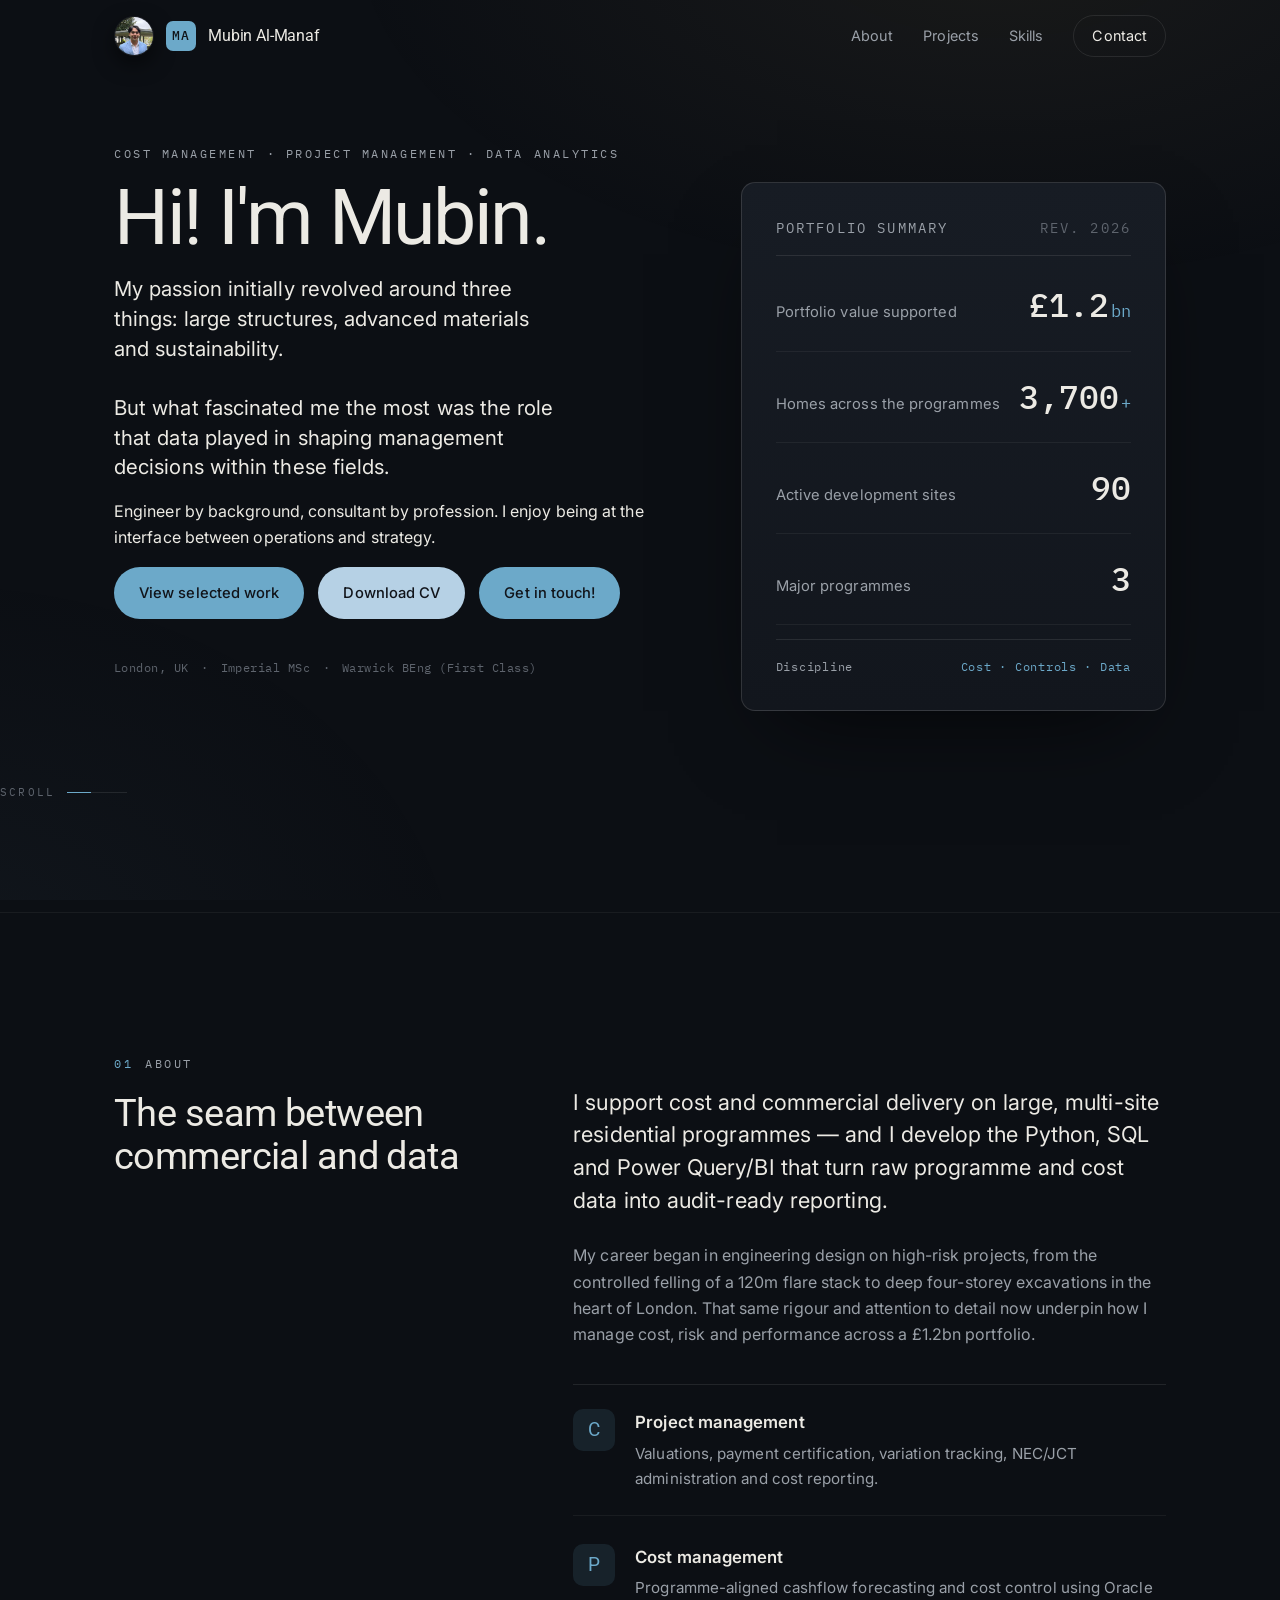
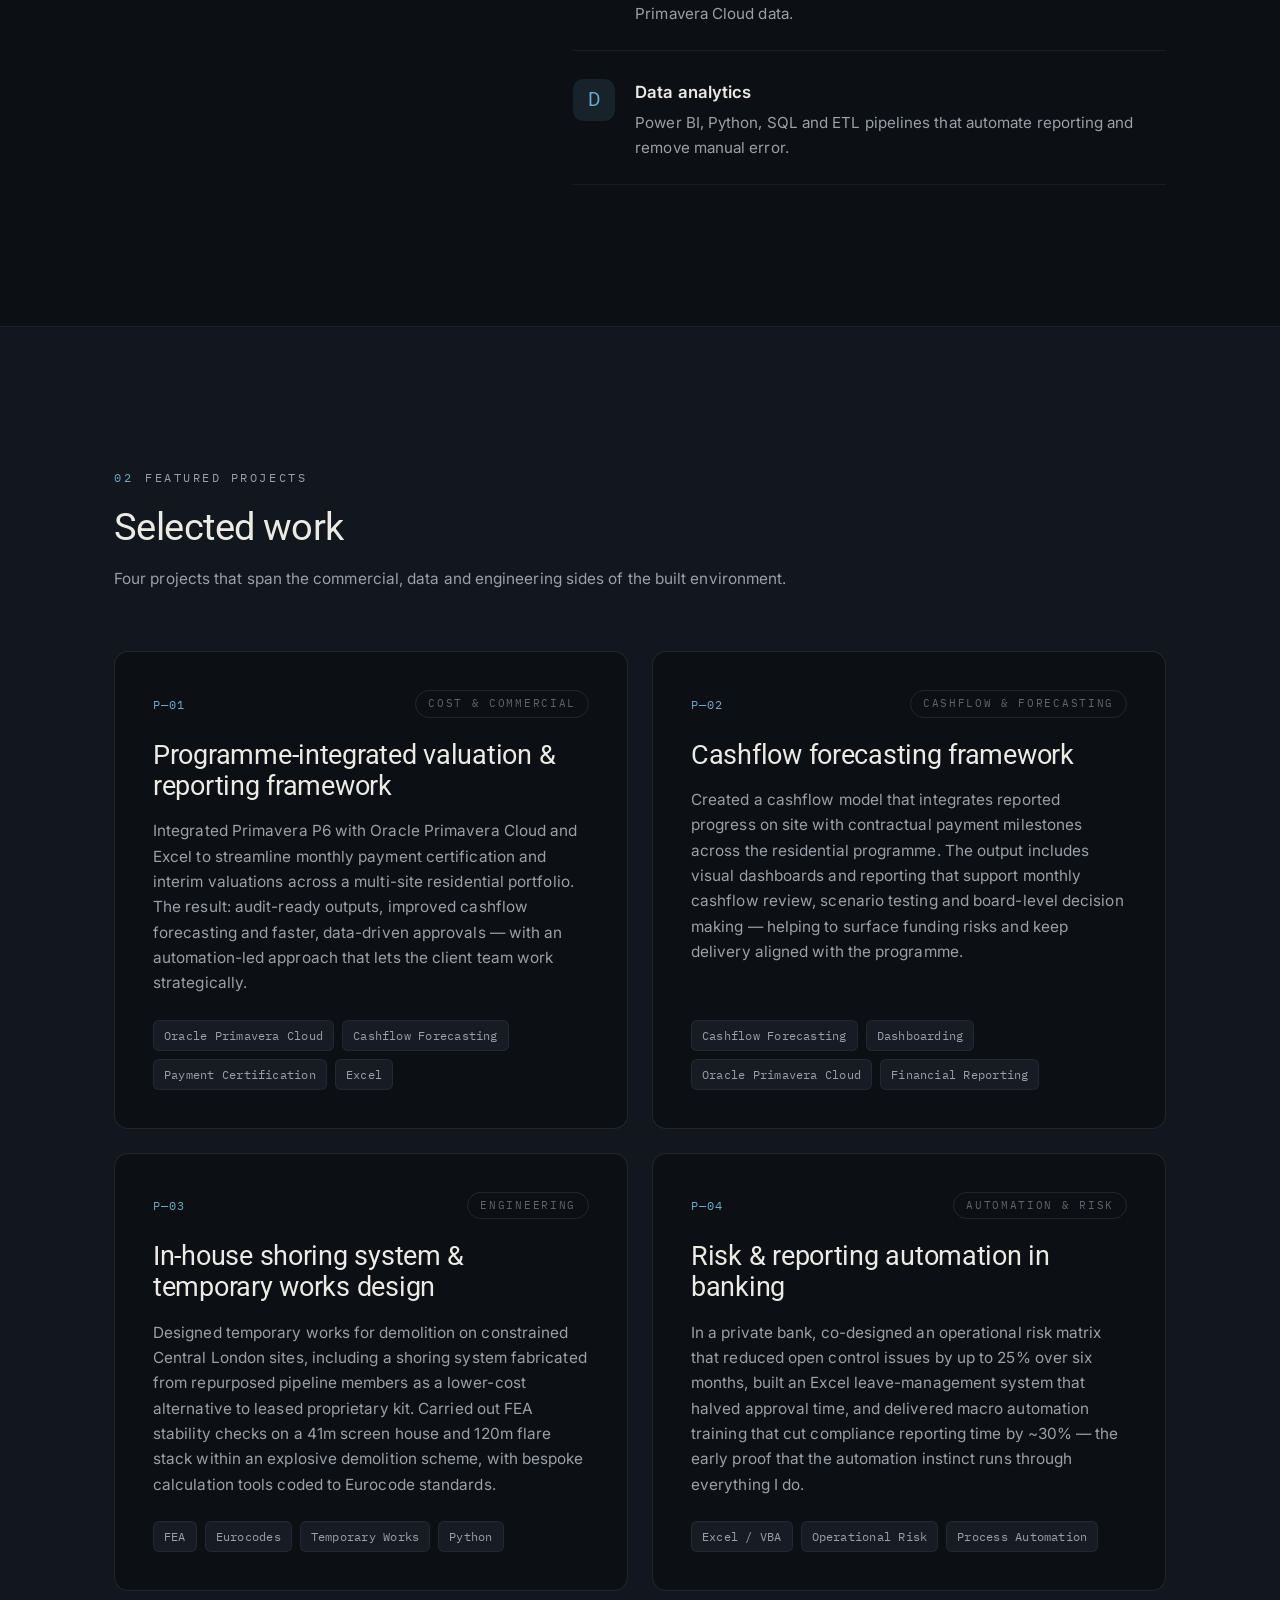
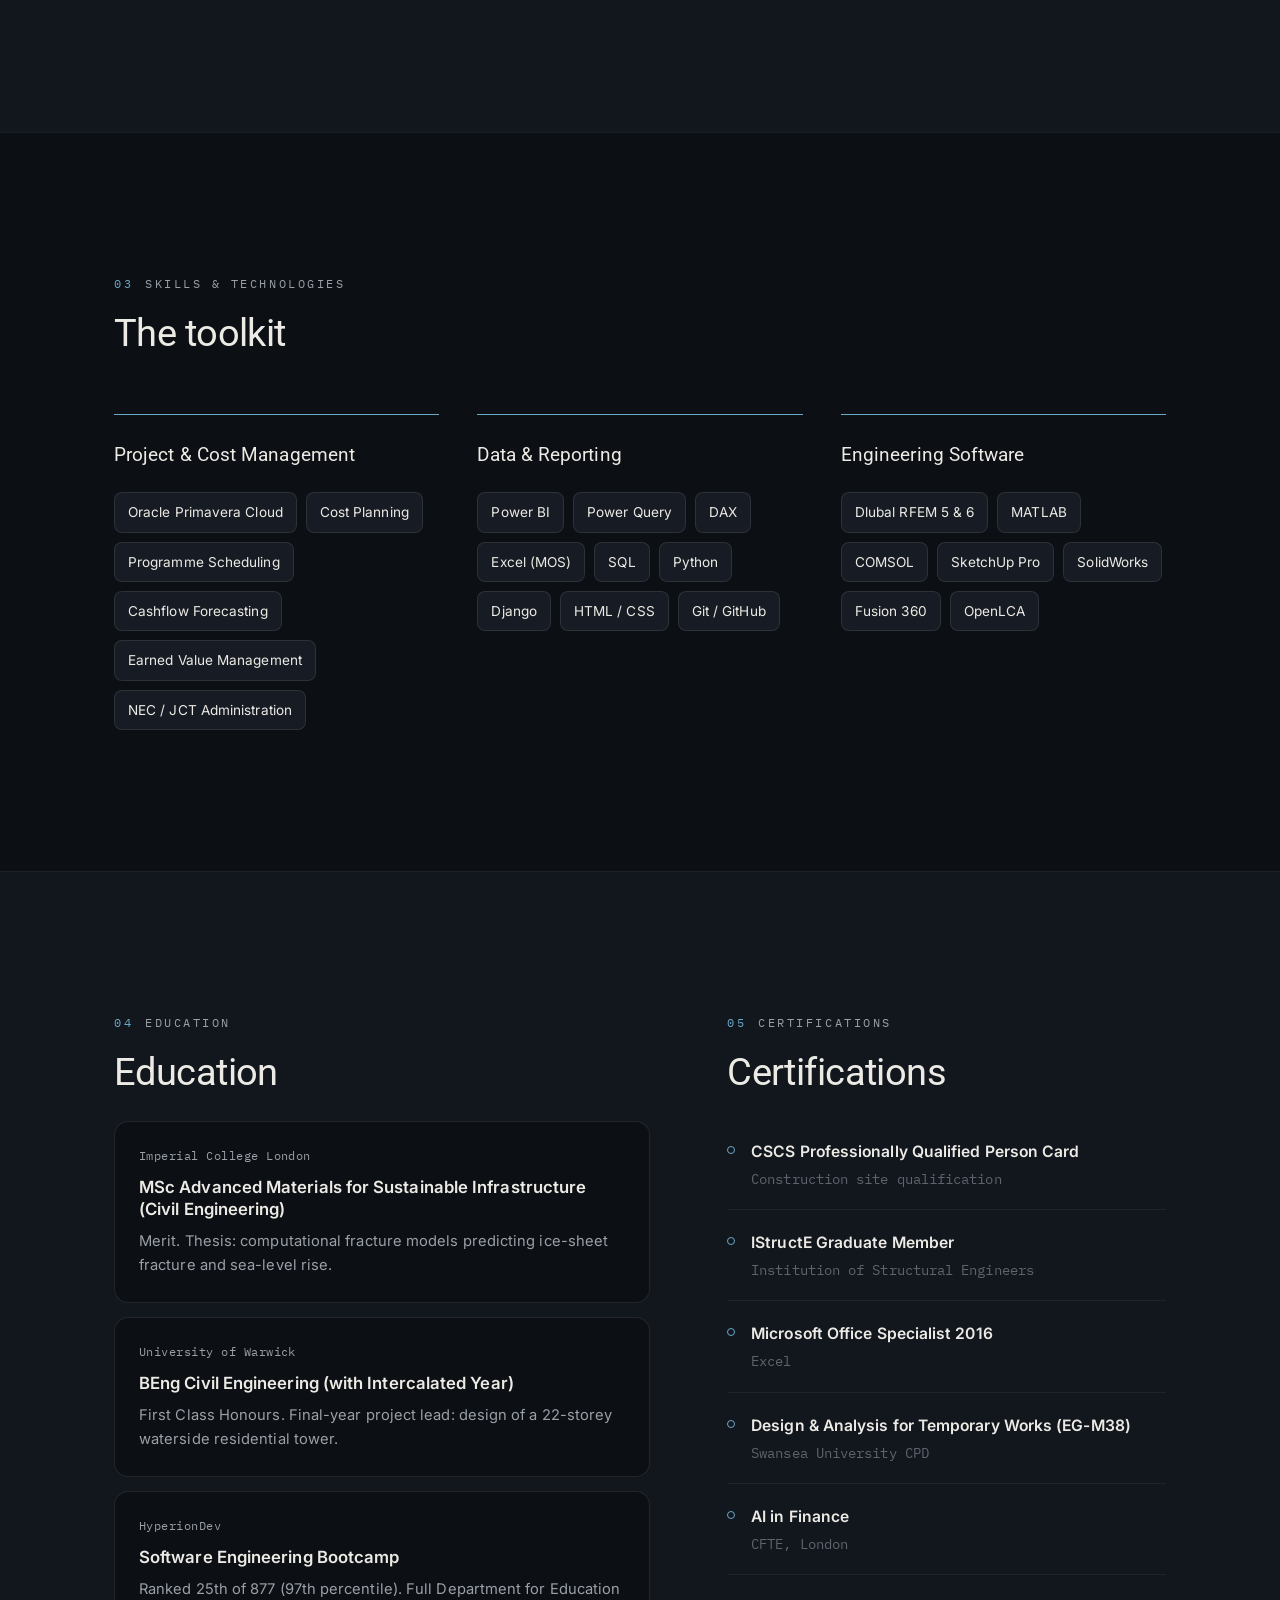
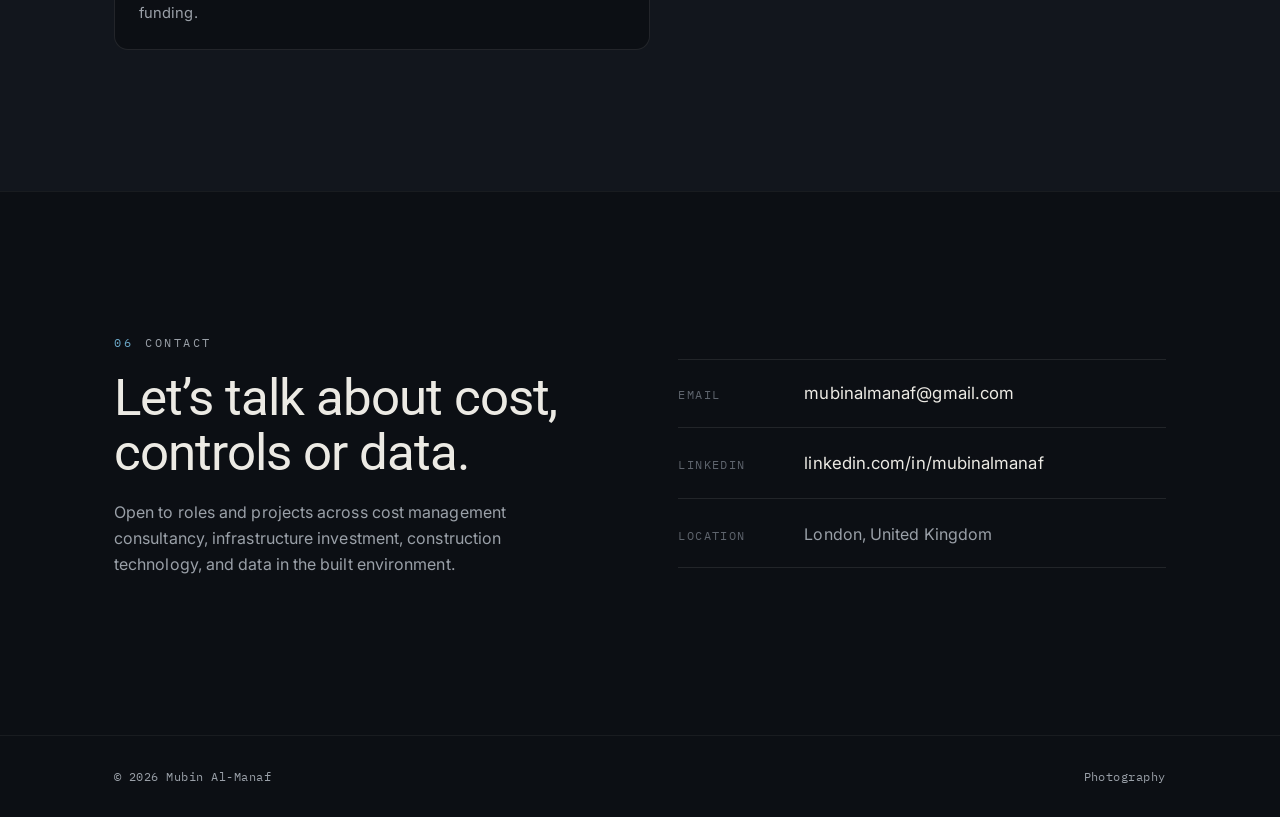
<file: index.html>
<!DOCTYPE html>
<html lang="en">
<head>
  <meta charset="UTF-8" />
  <meta name="viewport" content="width=device-width, initial-scale=1.0" />

  <!-- Primary SEO -->
  <title>Mubin Al-Manaf — Cost &amp; Commercial Management | Built Environment Data</title>
  <meta name="description" content="Cost and commercial management for major UK residential programmes, paired with the data analytics — Power BI, Python, SQL — that makes the reporting audit-ready. Imperial MSc, Warwick BEng (First Class)." />
  <meta name="author" content="Mubin Al-Manaf" />
  <meta name="keywords" content="cost management, commercial management, quantity surveying, project controls, Oracle Primavera Cloud, Power BI, cashflow forecasting, NEC, JCT, built environment data, construction technology, residential development" />
  <meta name="robots" content="index, follow" />
  <meta name="theme-color" content="#0C0F14" />
  <link rel="canonical" href="https://mubinalmanaf.com/" />

  <!-- Open Graph -->
  <meta property="og:type" content="website" />
  <meta property="og:title" content="Mubin Al-Manaf — Cost &amp; Commercial Management | Built Environment Data" />
  <meta property="og:description" content="Cost and commercial management for major UK residential programmes, paired with the data analytics that makes the reporting audit-ready." />
  <meta property="og:url" content="https://mubinalmanaf.com/" />
  <meta property="og:locale" content="en_GB" />
  <meta property="og:site_name" content="Mubin Al-Manaf" />

  <!-- Twitter -->
  <meta name="twitter:card" content="summary_large_image" />
  <meta name="twitter:title" content="Mubin Al-Manaf — Cost &amp; Commercial Management | Built Environment Data" />
  <meta name="twitter:description" content="Cost and commercial management for major UK residential programmes, paired with the data analytics that makes the reporting audit-ready." />

  <!-- Icons -->
  <link rel="icon" type="image/svg+xml" href="favicon.svg" />

  <!-- Fonts: preconnect + display swap for fast paint -->
  <link rel="preconnect" href="https://fonts.googleapis.com" />
  <link rel="preconnect" href="https://fonts.gstatic.com" crossorigin />
  <link href="https://fonts.googleapis.com/css2?family=Fraunces:opsz,wght@9..144,400;9..144,500;9..144,600&family=Inter:wght@400;500;600&family=IBM+Plex+Mono:wght@400;500&family=Roboto:wght@400;500;700&display=swap" rel="stylesheet" />

  <!-- Flag JS so content-hiding (for reveal animations) only applies with JS on -->
  <script>document.documentElement.className += " js";</script>
  <link rel="stylesheet" href="style.css" />

  <!-- Structured data: Person -->
  <script type="application/ld+json">
  {
    "@context": "https://schema.org",
    "@type": "Person",
    "name": "Mubin Al-Manaf",
    "jobTitle": "Cost & Commercial Management Consultant",
    "email": "mailto:mubinalmanaf@gmail.com",
    "url": "https://mubinalmanaf.com/",
    "address": {
      "@type": "PostalAddress",
      "addressLocality": "London",
      "addressCountry": "United Kingdom"
    },
    "sameAs": ["https://www.linkedin.com/in/mubinalmanaf"],
    "alumniOf": [
      { "@type": "CollegeOrUniversity", "name": "Imperial College London" },
      { "@type": "CollegeOrUniversity", "name": "University of Warwick" }
    ],
    "knowsAbout": [
      "Cost Management", "Commercial Management", "Project Controls",
      "Oracle Primavera Cloud", "Cashflow Forecasting", "Power BI",
      "Python", "SQL", "NEC and JCT Contracts", "Civil Engineering"
    ]
  }
  </script>
</head>
<body>
  <a class="skip-link" href="#main">Skip to content</a>

  <!-- ============ NAV ============ -->
  <header class="nav" id="nav">
    <div class="wrap nav__inner">
      <a class="nav__mark" href="#hero" aria-label="Mubin Al-Manaf — home">
        <img src="Photo.jpeg" alt="Mubin Al-Manaf" class="nav__photo" />
        <span class="nav__mono">MA</span>
        <span class="nav__name">Mubin Al-Manaf</span>
      </a>
      <nav class="nav__links" aria-label="Primary">
        <a href="#about">About</a>
        <a href="#projects">Projects</a>
        <a href="#skills">Skills</a>
        <a href="#contact" class="nav__cta">Contact</a>
      </nav>
      <button class="nav__toggle" id="navToggle" aria-label="Open menu" aria-expanded="false" aria-controls="mobileMenu">
        <span></span><span></span>
      </button>
    </div>
    <nav class="nav__mobile" id="mobileMenu" aria-label="Mobile">
      <a href="#about">About</a>
      <a href="#projects">Projects</a>
      <a href="#skills">Skills</a>
      <a href="#education">Education</a>
      <a href="#contact">Contact</a>
    </nav>
  </header>

  <main id="main">
    <!-- ============ HERO ============ -->
    <section class="hero" id="hero">
      <div class="wrap hero__grid">
        <div class="hero__intro reveal">
          <p class="eyebrow">Cost Management · Project Management · Data Analytics</p>
          <h1 class="hero__title">Hi! I'm Mubin.<br /></h1>
          <p class="hero__lead">
            My passion initially revolved around three things: large structures, advanced materials and sustainability.
            <br><br>
            But what fascinated me the most was the role that data played in shaping management decisions within these fields.
          </p>
          <p class="hero__sub">
            Engineer by background, consultant by profession. I enjoy being at the interface between operations and strategy.          </p>
          <div class="hero__actions">
            <a class="btn btn--primary" href="#projects">View selected work</a>
          <a class="btn btn--secondary" href="Mubin_CV_2026.pdf" download>Download CV</a>
          <a class="btn btn--primary" href="#contact">Get in touch!</a>
          </div>
          <ul class="hero__meta">
            <li>London, UK</li>
            <li aria-hidden="true">·</li>
            <li>Imperial MSc</li>
            <li aria-hidden="true">·</li>
            <li>Warwick BEng (First Class)</li>
          </ul>
        </div>
        <!-- Signature element: career rendered as a cost report -->
        <aside class="ledger reveal" aria-label="Portfolio at a glance">
          <div class="ledger__head">
            <span class="ledger__ref">PORTFOLIO SUMMARY</span>
            <span class="ledger__ref ledger__ref--dim">REV. 2026</span>
          </div>
          <dl class="ledger__rows">
            <div class="ledger__row" data-line>
              <dt>Portfolio value supported</dt>
              <dd><span class="num">£1.2</span><span class="unit">bn</span></dd>
            </div>
            <div class="ledger__row" data-line>
              <dt>Homes across the programmes</dt>
              <dd><span class="num">3,700</span><span class="unit">+</span></dd>
            </div>
            <div class="ledger__row" data-line>
              <dt>Active development sites</dt>
              <dd><span class="num">90</span></dd>
            </div>
            <div class="ledger__row" data-line>
              <dt>Major programmes</dt>
              <dd><span class="num">3</span></dd>
            </div>
          </dl>
          <div class="ledger__foot" data-line>
            <span>Discipline</span>
            <span class="ledger__foot-val">Cost · Controls · Data</span>
          </div>
        </aside>
      </div>
      <div class="hero__scroll" aria-hidden="true">
        <span>Scroll</span>
        <span class="hero__scroll-line"></span>
      </div>
    </section>

    <!-- ============ ABOUT ============ -->
    <section class="section" id="about">
      <div class="wrap section__grid">
        <header class="section__head reveal">
          <p class="eyebrow"><span class="idx">01</span> About</p>
          <h2 class="section__title">The seam between commercial and data</h2>
        </header>
        <div class="about__body reveal">
          <p class="lead">
            I support cost and commercial delivery on large, multi-site residential
            programmes — and I develop the Python, SQL and Power Query/BI that turn raw
            programme and cost data into audit-ready reporting.
          </p>
          <p>
            My career began in engineering design on 
            high-risk projects, from the controlled felling of a 120m flare stack to deep four-storey excavations in the 
            heart of London. That same rigour and attention to detail now underpin how I manage cost, risk and performance 
            across a £1.2bn portfolio.
          </p>
          <ul class="about__pillars">
            <li>
              <span class="pillar__mark">C</span>
              <div>
                <h3>Project management</h3>
                <p>Valuations, payment certification, variation tracking, NEC/JCT administration and cost reporting.</p>
              </div>
            </li>
            <li>
              <span class="pillar__mark">P</span>
              <div>
                <h3>Cost management</h3>
                <p>Programme-aligned cashflow forecasting and cost control using Oracle Primavera Cloud data.</p>
              </div>
            </li>
            <li>
              <span class="pillar__mark">D</span>
              <div>
                <h3>Data analytics</h3>
                <p>Power BI, Python, SQL and ETL pipelines that automate reporting and remove manual error.</p>
              </div>
            </li>
          </ul>
        </div>
      </div>
    </section>

    <!-- ============ PROJECTS ============ -->
    <section class="section section--alt" id="projects">
      <div class="wrap">
        <header class="section__head reveal">
          <p class="eyebrow"><span class="idx">02</span> Featured projects</p>
          <h2 class="section__title">Selected work</h2>
          <p class="section__sub">Four projects that span the commercial, data and engineering sides of the built environment.</p>
        </header>

        <div class="projects">
          <article class="project reveal">
            <div class="project__top">
              <span class="project__no">P—01</span>
              <span class="project__field">Cost &amp; Commercial</span>
            </div>
            <h3 class="project__title">Programme-integrated valuation &amp; reporting framework</h3>
            <p class="project__desc">
              Integrated Primavera P6 with Oracle Primavera Cloud and Excel to
              streamline monthly payment certification and interim valuations across
              a multi-site residential portfolio. The result: audit-ready outputs,
              improved cashflow forecasting and faster, data-driven approvals — with
              an automation-led approach that lets the client team work strategically.
            </p>
            <ul class="project__tags">
              <li>Oracle Primavera Cloud</li><li>Cashflow Forecasting</li>
              <li>Payment Certification</li><li>Excel</li>
            </ul>
          </article>

          <article class="project reveal">
            <div class="project__top">
              <span class="project__no">P—02</span>
              <span class="project__field">Cashflow &amp; Forecasting</span>
            </div>
            <h3 class="project__title">Cashflow forecasting framework</h3>
            <p class="project__desc">
              Created a cashflow model that integrates reported progress on site with
              contractual payment milestones across the residential programme. The
              output includes visual dashboards and reporting that support monthly
              cashflow review, scenario testing and board-level decision making —
              helping to surface funding risks and keep delivery aligned with the
              programme.
            </p>
            <ul class="project__tags">
              <li>Cashflow Forecasting</li><li>Dashboarding</li><li>Oracle Primavera Cloud</li><li>Financial Reporting</li>
            </ul>
          </article>

          <article class="project reveal">
            <div class="project__top">
              <span class="project__no">P—03</span>
              <span class="project__field">Engineering</span>
            </div>
            <h3 class="project__title">In-house shoring system &amp; temporary works design</h3>
            <p class="project__desc">
              Designed temporary works for demolition on constrained Central London
              sites, including a shoring system fabricated from repurposed pipeline
              members as a lower-cost alternative to leased proprietary kit. Carried
              out FEA stability checks on a 41m screen house and 120m flare stack
              within an explosive demolition scheme, with bespoke calculation tools
              coded to Eurocode standards.
            </p>
            <ul class="project__tags">
              <li>FEA</li><li>Eurocodes</li><li>Temporary Works</li><li>Python</li>
            </ul>
          </article>

          <article class="project reveal">
            <div class="project__top">
              <span class="project__no">P—04</span>
              <span class="project__field">Automation &amp; Risk</span>
            </div>
            <h3 class="project__title">Risk &amp; reporting automation in banking</h3>
            <p class="project__desc">
              In a private bank, co-designed an operational risk matrix that reduced
              open control issues by up to 25% over six months, built an Excel
              leave-management system that halved approval time, and delivered macro
              automation training that cut compliance reporting time by ~30% — the
              early proof that the automation instinct runs through everything I do.
            </p>
            <ul class="project__tags">
              <li>Excel / VBA</li><li>Operational Risk</li><li>Process Automation</li>
            </ul>
          </article>
        </div>
      </div>
    </section>

    <!-- ============ SKILLS ============ -->
    <section class="section" id="skills">
      <div class="wrap">
        <header class="section__head reveal">
          <p class="eyebrow"><span class="idx">03</span> Skills &amp; technologies</p>
          <h2 class="section__title">The toolkit</h2>
        </header>
        <div class="skills">
          <div class="skillset reveal">
            <h3 class="skillset__title">Project &amp; Cost Management</h3>
            <ul class="skillset__tags">
              <li>Oracle Primavera Cloud</li><li>Cost Planning</li>
              <li>Programme Scheduling</li><li>Cashflow Forecasting</li>
              <li>Earned Value Management</li><li>NEC / JCT Administration</li>
            </ul>
          </div>
          <div class="skillset reveal">
            <h3 class="skillset__title">Data &amp; Reporting</h3>
            <ul class="skillset__tags">
              <li>Power BI</li><li>Power Query</li><li>DAX</li><li>Excel (MOS)</li>
              <li>SQL</li><li>Python</li><li>Django</li><li>HTML / CSS</li><li>Git / GitHub</li>
            </ul>
          </div>
          <div class="skillset reveal">
            <h3 class="skillset__title">Engineering Software</h3>
            <ul class="skillset__tags">
              <li>Dlubal RFEM 5 &amp; 6</li><li>MATLAB</li><li>COMSOL</li>
              <li>SketchUp Pro</li><li>SolidWorks</li><li>Fusion 360</li><li>OpenLCA</li>
            </ul>
          </div>
        </div>
      </div>
    </section>

    <!-- ============ EDUCATION ============ -->
    <section class="section section--alt" id="education">
      <div class="wrap section__split">
        <div class="split__col reveal">
          <header class="section__head">
            <p class="eyebrow"><span class="idx">04</span> Education</p>
            <h2 class="section__title">Education</h2>
          </header>
          <ul class="cards">
            <li class="card">
              <div class="card__meta"><span>Imperial College London</span></div>
              <h3 class="card__title">MSc Advanced Materials for Sustainable Infrastructure (Civil Engineering)</h3>
              <p class="card__detail">Merit. Thesis: computational fracture models predicting ice-sheet fracture and sea-level rise.</p>
            </li>
            <li class="card">
              <div class="card__meta"><span>University of Warwick</span></div>
              <h3 class="card__title">BEng Civil Engineering (with Intercalated Year)</h3>
              <p class="card__detail">First Class Honours. Final-year project lead: design of a 22-storey waterside residential tower.</p>
            </li>
            <li class="card">
              <div class="card__meta"><span>HyperionDev</span></div>
              <h3 class="card__title">Software Engineering Bootcamp</h3>
              <p class="card__detail">Ranked 25th of 877 (97th percentile). Full Department for Education funding.</p>
            </li>
          </ul>
        </div>
        <div class="split__col reveal">
          <header class="section__head">
            <p class="eyebrow"><span class="idx">05</span> Certifications</p>
            <h2 class="section__title">Certifications</h2>
          </header>
          <ul class="certs">
            <li><span class="certs__mark"></span><div><strong>CSCS Professionally Qualified Person Card</strong><span>Construction site qualification</span></div></li>
            <li><span class="certs__mark"></span><div><strong>IStructE Graduate Member</strong><span>Institution of Structural Engineers</span></div></li>
            <li><span class="certs__mark"></span><div><strong>Microsoft Office Specialist 2016</strong><span>Excel</span></div></li>
            <li><span class="certs__mark"></span><div><strong>Design &amp; Analysis for Temporary Works (EG-M38)</strong><span>Swansea University CPD</span></div></li>
            <li><span class="certs__mark"></span><div><strong>AI in Finance</strong><span>CFTE, London</span></div></li>
          </ul>
        </div>
      </div>
    </section>

    <!-- ============ CONTACT ============ -->
    <section class="section contact" id="contact">
      <div class="wrap contact__grid reveal">
        <div class="contact__lead">
          <p class="eyebrow"><span class="idx">06</span> Contact</p>
          <h2 class="contact__title">Let&rsquo;s talk about cost, controls or data.</h2>
          <p class="contact__sub">
            Open to roles and projects across cost management consultancy,
            infrastructure investment, construction technology, and data in the
            built environment.
          </p>
        </div>
        <ul class="contact__links">
          <li>
            <span class="contact__k">Email</span>
            <a href="mailto:mubinalmanaf@gmail.com">mubinalmanaf@gmail.com</a>
          </li>
          <!-- Phone removed for privacy -->
          <li>
            <span class="contact__k">LinkedIn</span>
            <a href="https://www.linkedin.com/in/mubinalmanaf" target="_blank" rel="noopener">linkedin.com/in/mubinalmanaf</a>
          </li>
          <li>
            <span class="contact__k">Location</span>
            <span class="contact__static">London, United Kingdom</span>
          </li>
        </ul>
      </div>
    </section>
  </main>

  <footer class="footer">
    <div class="wrap footer__inner">
      <span class="footer__mono">© <span id="year">2026</span> Mubin Al-Manaf</span>
      <a href="photography/" class="footer__link" aria-label="Photography portfolio">Photography</a>
    </div>
  </footer>

  <script src="script.js"></script>
</body>
</html>
</file>
<file: style.css>
/* =========================================================
   Mubin Al-Manaf — portfolio
   Direction: career as an institutional cost report
   Ink ground · champagne accent · Fraunces / Inter / Plex Mono
   ========================================================= */

:root {
  /* palette */
  --bg:        #0C0F14;
  --bg-elev:   #12161D;
  --bg-elev-2: #171C24;
  --line:      rgba(236, 234, 228, 0.10);
  --line-soft: rgba(236, 234, 228, 0.06);
  --text:      #ECEAE4;
  --text-dim:  #9AA0A8;
  --text-faint:#5E646D;
  --accent:    #6CA9C9;       /* soft teal accent */
  --accent-2:  #B6D1E5;
  --accent-soft: rgba(108, 169, 201, 0.12);
  --data:      #7FA8C4;       /* cool secondary, used sparingly */

  /* type */
  --display: "Roboto", system-ui, -apple-system, "Segoe UI", Roboto, sans-serif;
  --body:    "Inter", system-ui, -apple-system, "Segoe UI", Roboto, sans-serif;
  --mono:    "IBM Plex Mono", ui-monospace, "SF Mono", Menlo, monospace;

  /* scale */
  --maxw: 1180px;
  --gutter: clamp(20px, 5vw, 64px);
  --section-y: clamp(72px, 11vw, 150px);

  --r: 14px;
  --ease: cubic-bezier(0.22, 1, 0.36, 1);
}

/* ---------- reset ---------- */
*, *::before, *::after { box-sizing: border-box; }
html { scroll-behavior: smooth; -webkit-text-size-adjust: 100%; }
@media (prefers-reduced-motion: reduce) { html { scroll-behavior: auto; } }

body {
  margin: 0;
  background: var(--bg);
  color: var(--text);
  font-family: var(--body);
  font-size: clamp(16px, 1.05vw, 17px);
  line-height: 1.65;
  letter-spacing: 0.005em;
  -webkit-font-smoothing: antialiased;
  text-rendering: optimizeLegibility;
  overflow-x: hidden;
}

/* subtle grain/vignette so the ink doesn't read flat */
body::before {
  content: "";
  position: fixed; inset: 0;
  background:
    radial-gradient(1100px 600px at 78% -8%, rgba(201,169,106,0.07), transparent 60%),
    radial-gradient(900px 700px at -5% 110%, rgba(127,168,196,0.05), transparent 60%);
  pointer-events: none; z-index: 0;
}
main, .nav, .footer { position: relative; z-index: 1; }

img { max-width: 100%; display: block; }
a { color: inherit; text-decoration: none; }
ul, ol, dl { margin: 0; padding: 0; list-style: none; }
h1, h2, h3 { margin: 0; font-weight: 500; }

::selection { background: var(--accent); color: #11141A; }

:focus-visible {
  outline: 2px solid var(--accent);
  outline-offset: 3px;
  border-radius: 4px;
}

.skip-link {
  position: absolute; left: -999px; top: 8px; z-index: 100;
  background: var(--accent); color: #11141A;
  padding: 10px 16px; border-radius: 8px; font-weight: 600;
}
.skip-link:focus { left: 12px; }

/* ---------- layout primitives ---------- */
.wrap { width: 100%; max-width: var(--maxw); margin: 0 auto; padding-inline: var(--gutter); }

.section { padding-block: var(--section-y); border-top: 1px solid var(--line-soft); }
.section--alt { background: var(--bg-elev); }

.eyebrow {
  margin: 0 0 18px;
  font-family: var(--mono);
  font-size: 0.72rem;
  letter-spacing: 0.22em;
  text-transform: uppercase;
  color: var(--text-dim);
  display: flex; align-items: center; gap: 12px;
}
.eyebrow .idx { color: var(--accent); }

.section__head { max-width: 760px; margin-bottom: clamp(36px, 5vw, 60px); }
.section__title {
  font-family: var(--display);
  font-weight: 400;
  font-size: clamp(1.6rem, 3.8vw, 2.4rem);
  line-height: 1.12;
  letter-spacing: -0.015em;
}
#projects .section__sub {
  font-size: clamp(0.95rem, 1.2vw, 1rem);
  max-width: 100%;
}
.section__sub { margin: 18px 0 0; color: var(--text-dim); max-width: 56ch; }

.lead { font-size: clamp(1.15rem, 1.7vw, 1.4rem); line-height: 1.5; color: var(--text); }

/* ---------- buttons ---------- */
.btn {
  display: inline-flex; align-items: center; gap: 10px;
  padding: 13px 24px;
  border-radius: 100px;
  font-size: 0.92rem; font-weight: 500;
  border: 1px solid transparent;
  transition: transform .35s var(--ease), background .25s, color .25s, border-color .25s;
}
.btn--primary { background: var(--accent); color: #11141A; }
.btn--primary:hover { background: var(--accent-2); transform: translateY(-2px); }
.btn--secondary { background: var(--accent-2); color: #11141A; }
.btn--secondary:hover { background: var(--accent); transform: translateY(-2px); }
.btn--ghost { border-color: var(--line); color: var(--text); }
.btn--ghost:hover { border-color: var(--accent); color: var(--accent); transform: translateY(-2px); }

/* =========================================================
   NAV
   ========================================================= */
.nav {
  position: fixed; top: 0; left: 0; right: 0; z-index: 50;
  transition: background .3s, border-color .3s, backdrop-filter .3s;
  border-bottom: 1px solid transparent;
}
.nav.is-scrolled {
  background: rgba(12, 15, 20, 0.78);
  backdrop-filter: blur(14px);
  -webkit-backdrop-filter: blur(14px);
  border-bottom-color: var(--line-soft);
}
.nav__inner { display: flex; align-items: center; justify-content: space-between; height: 72px; }
.nav__mark { display: flex; align-items: center; gap: 12px; }
.nav__mono {
  font-family: var(--mono); font-size: 0.8rem; letter-spacing: 0.1em;
  color: #11141A; background: var(--accent);
  width: 30px; height: 30px; border-radius: 7px;
  display: grid; place-items: center; font-weight: 500;
}
.nav__name { font-family: var(--display); font-size: 1.02rem; letter-spacing: -0.01em; }
.nav__photo {
  width: 40px;
  height: 40px;
  object-fit: cover;
  object-position: center 12%;
  border-radius: 50%;
  border: 1.5px solid rgba(255,255,255,0.06);
  box-shadow: 0 8px 20px rgba(0,0,0,0.55);
  flex: none;
}
.nav__links { display: flex; align-items: center; gap: 30px; }
.nav__links a { font-size: 0.9rem; color: var(--text-dim); transition: color .2s; position: relative; }
.nav__links a:hover, .nav__links a.is-active { color: var(--text); }
.nav__links a:not(.nav__cta).is-active::after {
  content: ""; position: absolute; left: 0; bottom: -6px; width: 100%; height: 1px; background: var(--accent);
}
.nav__cta {
  border: 1px solid var(--line); padding: 8px 18px; border-radius: 100px;
  color: var(--text) !important; transition: border-color .2s, color .2s;
}
.nav__cta:hover { border-color: var(--accent); color: var(--accent) !important; }

.nav__toggle { display: none; background: none; border: 0; cursor: pointer; width: 40px; height: 40px; position: relative; }
.nav__toggle span {
  position: absolute; left: 9px; width: 22px; height: 1.5px; background: var(--text);
  transition: transform .3s var(--ease), opacity .2s;
}
.nav__toggle span:nth-child(1) { top: 16px; }
.nav__toggle span:nth-child(2) { top: 23px; }
.nav.is-open .nav__toggle span:nth-child(1) { transform: translateY(3.5px) rotate(45deg); }
.nav.is-open .nav__toggle span:nth-child(2) { transform: translateY(-3.5px) rotate(-45deg); }

.nav__mobile {
  display: none; flex-direction: column;
  background: rgba(12,15,20,0.97); backdrop-filter: blur(14px);
  border-bottom: 1px solid var(--line-soft);
  padding: 8px var(--gutter) 24px;
}
.nav__mobile a { padding: 14px 0; border-bottom: 1px solid var(--line-soft); font-size: 1.05rem; color: var(--text-dim); }
.nav__mobile a:last-child { border-bottom: 0; }
.nav.is-open .nav__mobile { display: flex; }

/* =========================================================
   HERO
   ========================================================= */
.hero { padding-top: clamp(118px, 16vh, 180px); padding-bottom: clamp(56px, 9vw, 110px); }
.hero__grid {
  display: grid; grid-template-columns: 1.15fr 0.85fr;
  gap: clamp(24px, 4vw, 56px);
  align-items: start;
}
.hero__actions { display: flex; flex-wrap: wrap; gap: 14px; margin-bottom: 38px; }
.hero__meta { display: flex; flex-wrap: wrap; gap: 12px; font-family: var(--mono); font-size: 0.78rem; letter-spacing: 0.04em; color: var(--text-faint); margin-top: 12px; }

.ledger {
  background: linear-gradient(180deg, var(--bg-elev-2), var(--bg-elev));
  border: 1px solid rgba(236,234,228,0.14);
  border-radius: var(--r);
  padding: clamp(24px, 3vw, 34px);
  box-shadow: 0 36px 90px -36px rgba(0,0,0,0.72);
  margin-top: clamp(28px, 3.2vw, 38px);
}
.ledger__head {
  display: flex; justify-content: space-between;
  font-family: var(--mono); font-size: 0.75rem; letter-spacing: 0.18em;
  color: var(--text-dim); padding-bottom: 16px; margin-bottom: 4px;
  border-bottom: 1px solid var(--line);
}
.ledger__ref {
  font-size: 0.85rem;
}
.ledger__ref--dim { color: var(--text-faint); }
.ledger__row {
  display: flex; align-items: baseline; justify-content: space-between; gap: 16px;
  padding: 18px 0; border-bottom: 1px solid var(--line-soft);
}
.ledger__row dt { color: var(--text-dim); font-size: 0.92rem; }
.ledger__row dd { margin: 0; display: flex; align-items: baseline; gap: 2px; }
.ledger__row .num {
  font-family: var(--mono); font-weight: 500;
  font-size: clamp(1.5rem, 3.2vw, 2.05rem); color: var(--text);
  font-variant-numeric: tabular-nums;
}
.ledger__row .unit { font-family: var(--mono); color: var(--accent); font-size: 1.05rem; }
.ledger__foot {
  display: flex; justify-content: space-between; align-items: center;
  margin-top: 14px; padding-top: 16px; border-top: 1px solid var(--line);
  font-family: var(--mono); font-size: 0.78rem; letter-spacing: 0.06em; color: var(--text-dim);
}
.ledger__foot-val { color: var(--accent); }

.hero__scroll {
  display: flex; align-items: center; gap: 12px; margin-top: clamp(40px, 6vw, 72px);
  font-family: var(--mono); font-size: 0.7rem; letter-spacing: 0.2em; text-transform: uppercase; color: var(--text-faint);
}

/* Hero typography tweaks */
.hero__title {
  font-family: var(--display);
  font-weight: 400;
  font-size: clamp(2.4rem, 6.5vw, 4.8rem);
  line-height: 0.98;
  letter-spacing: -0.03em;
  margin: 6px 0 18px;
}
.hero__lead {
  font-size: clamp(1.02rem, 1.6vw, 1.35rem);
  line-height: 1.45;
  max-width: 34ch;
  color: var(--text);
  margin: 0 0 16px;
}

/* (duplicate hero portrait rules removed; single definition above is used) */
.hero__scroll-line { width: 60px; height: 1px; background: var(--line); position: relative; overflow: hidden; }
.hero__scroll-line::after {
  content: ""; position: absolute; inset: 0; width: 24px; background: var(--accent);
  animation: slide 2.4s var(--ease) infinite;
}
@keyframes slide { 0% { transform: translateX(-26px); } 60%,100% { transform: translateX(62px); } }

/* =========================================================
   ABOUT
   ========================================================= */
.section__grid { display: grid; grid-template-columns: 0.8fr 1.2fr; gap: clamp(36px, 5vw, 72px); align-items: start; }
.about__body { margin-top: 32px; }
.about__body > p { margin: 0 0 18px; color: var(--text-dim); }
.about__body > p.lead { color: var(--text); margin-bottom: 26px; }
.about__pillars { display: grid; gap: 4px; margin-top: 36px; border-top: 1px solid var(--line); }
.about__pillars li { display: flex; gap: 20px; padding: 24px 0; border-bottom: 1px solid var(--line-soft); }
.pillar__mark {
  flex: none; width: 42px; height: 42px; border-radius: 10px;
  background: var(--accent-soft); color: var(--accent);
  display: grid; place-items: center; font-family: var(--display); font-size: 1.2rem;
}
.about__pillars h3 { font-size: 1.05rem; font-weight: 600; margin-bottom: 4px; }
.about__pillars p { margin: 0; color: var(--text-dim); font-size: 0.95rem; }

/* =========================================================
   HIGHLIGHTS
   ========================================================= */
.highlights__grid {
  display: grid; grid-template-columns: repeat(4, 1fr); gap: 1px;
  background: var(--line-soft); border: 1px solid var(--line-soft); border-radius: var(--r); overflow: hidden;
}
.stat { background: var(--bg-elev); padding: clamp(26px, 3vw, 40px) clamp(22px, 2.5vw, 32px); }
.stat__num {
  font-family: var(--display); font-weight: 400;
  font-size: clamp(2.4rem, 5vw, 3.4rem); line-height: 1; letter-spacing: -0.02em; margin: 0 0 16px;
}
.stat__num span { font-family: var(--mono); font-size: 0.4em; color: var(--accent); margin-left: 4px; vertical-align: baseline; }
.stat__label { margin: 0; color: var(--text-dim); font-size: 0.9rem; line-height: 1.5; }

/* =========================================================
   TIMELINE
   ========================================================= */
.timeline { border-top: 1px solid var(--line); }
.tl {
  display: grid; grid-template-columns: 200px 1fr; gap: clamp(20px, 4vw, 56px);
  padding: clamp(28px, 3.5vw, 44px) 0; border-bottom: 1px solid var(--line-soft);
}
.tl__date time {
  font-family: var(--mono); font-size: 0.82rem; letter-spacing: 0.04em; color: var(--accent);
  display: inline-block; padding-top: 4px;
}
.tl__role { font-family: var(--display); font-size: clamp(1.25rem, 2.4vw, 1.6rem); font-weight: 400; }
.tl__org { font-family: var(--mono); font-size: 0.82rem; color: var(--text-dim); margin: 6px 0 16px; letter-spacing: 0.03em; }
.tl__points { display: grid; gap: 10px; }
.tl__points li { position: relative; padding-left: 22px; color: var(--text-dim); font-size: 0.97rem; }
.tl__points li::before {
  content: ""; position: absolute; left: 0; top: 11px; width: 7px; height: 1px; background: var(--accent);
}
.timeline__note { margin-top: 28px; color: var(--text-faint); font-size: 0.92rem; font-style: italic; }

/* =========================================================
   PROJECTS
   ========================================================= */
.projects { display: grid; grid-template-columns: repeat(2, 1fr); gap: clamp(16px, 2vw, 24px); }
.project {
  background: var(--bg); border: 1px solid var(--line);
  border-radius: var(--r); padding: clamp(26px, 3vw, 38px);
  display: flex; flex-direction: column;
  transition: transform .4s var(--ease), border-color .3s, background .3s;
}
.section--alt .project { background: var(--bg); }
.project:hover { transform: translateY(-5px); border-color: rgba(236,234,228,0.40); }
.project__top { display: flex; justify-content: space-between; align-items: center; margin-bottom: 22px; }
.project__no { font-family: var(--mono); font-size: 0.78rem; letter-spacing: 0.08em; color: var(--accent); }
.project__field {
  font-family: var(--mono); font-size: 0.66rem; letter-spacing: 0.16em; text-transform: uppercase;
  color: var(--text-faint); border: 1px solid var(--line); border-radius: 100px; padding: 4px 12px;
}
.project__title {
  font-family: var(--display); font-weight: 400;
  font-size: clamp(1.3rem, 2.3vw, 1.7rem); line-height: 1.15; margin-bottom: 16px; letter-spacing: -0.01em;
}
.project__desc { color: var(--text-dim); font-size: 0.96rem; margin: 0 0 24px; flex-grow: 1; }
.project__tags { display: flex; flex-wrap: wrap; gap: 8px; }
.project__tags li {
  font-family: var(--mono); font-size: 0.72rem; letter-spacing: 0.02em;
  color: var(--text-dim); background: var(--bg-elev-2); border: 1px solid var(--line-soft);
  border-radius: 6px; padding: 5px 10px;
}

/* =========================================================
   SKILLS
   ========================================================= */
.skills { display: grid; grid-template-columns: repeat(3, 1fr); gap: clamp(20px, 3vw, 48px); }
.skillset { border-top: 1px solid var(--accent); padding-top: 24px; }
.skillset__title { font-family: var(--display); font-size: 1.2rem; font-weight: 400; margin-bottom: 22px; }
.skillset__tags { display: flex; flex-wrap: wrap; gap: 9px; }
.skillset__tags li {
  font-size: 0.85rem; color: var(--text); background: var(--bg-elev-2);
  border: 1px solid var(--line); border-radius: 8px; padding: 8px 13px;
  transition: border-color .2s, color .2s;
}
.skillset__tags li:hover { border-color: var(--accent); color: var(--accent); }

/* =========================================================
   EDUCATION + CERTS
   ========================================================= */
.section__split { display: grid; grid-template-columns: 1.1fr 0.9fr; gap: clamp(40px, 6vw, 80px); align-items: start; }
.split__col .section__head { margin-bottom: 28px; }
.cards { display: grid; gap: 14px; }
.card { background: var(--bg); border: 1px solid var(--line); border-radius: var(--r); padding: 24px; }
.card__meta {
  display: flex; justify-content: space-between; gap: 12px;
  font-family: var(--mono); font-size: 0.74rem; letter-spacing: 0.04em; color: var(--text-dim); margin-bottom: 12px;
}
.card__title { font-size: 1.05rem; font-weight: 600; line-height: 1.3; margin-bottom: 8px; }
.card__detail { margin: 0; color: var(--text-dim); font-size: 0.92rem; }

.certs { display: grid; gap: 2px; }
.certs li { display: flex; align-items: flex-start; gap: 16px; padding: 18px 0; border-bottom: 1px solid var(--line-soft); }
.certs__mark { flex: none; width: 8px; height: 8px; margin-top: 7px; border-radius: 50%; border: 1px solid var(--accent); }
.certs strong { display: block; font-weight: 600; font-size: 0.98rem; }
.certs span { color: var(--text-faint); font-size: 0.85rem; font-family: var(--mono); }

/* =========================================================
   CONTACT
   ========================================================= */
.contact__grid { display: grid; grid-template-columns: 1fr 1fr; gap: clamp(40px, 6vw, 80px); align-items: center; }
.contact__title {
  font-family: var(--display); font-weight: 400;
  font-size: clamp(2rem, 4.6vw, 3.2rem); line-height: 1.08; letter-spacing: -0.02em; margin: 0 0 18px;
}
.contact__sub { color: var(--text-dim); max-width: 46ch; }
.contact__links { display: grid; gap: 2px; }
.contact__links li {
  display: grid; grid-template-columns: 110px 1fr; gap: 16px; align-items: baseline;
  padding: 20px 0; border-bottom: 1px solid var(--line); 
}
.contact__links li:first-child { border-top: 1px solid var(--line); }
.contact__k { font-family: var(--mono); font-size: 0.74rem; letter-spacing: 0.12em; text-transform: uppercase; color: var(--text-faint); }
.contact__links a { font-size: 1.05rem; transition: color .2s; word-break: break-word; }
.contact__links a:hover { color: var(--accent); }
.contact__static { color: var(--text-dim); }

/* =========================================================
   FOOTER
   ========================================================= */
.footer { border-top: 1px solid var(--line-soft); padding-block: 30px; }
.footer__inner { display: flex; justify-content: space-between; gap: 16px; flex-wrap: wrap; }
.footer__mono { font-family: var(--mono); font-size: 0.78rem; letter-spacing: 0.04em; color: var(--text-dim); }
.footer__dim { color: var(--text-faint); }
.footer__link { font-family: var(--mono); font-size: 0.78rem; letter-spacing: 0.04em; color: var(--text-dim); transition: color .3s ease; border-bottom: 1px solid transparent; }
.footer__link:hover { color: var(--accent); border-bottom-color: var(--accent); }

/* =========================================================
   REVEAL ANIMATION
   ========================================================= */
.js .reveal { opacity: 0; transform: translateY(24px); transition: opacity .8s var(--ease), transform .8s var(--ease); }
.js .reveal.is-visible { opacity: 1; transform: none; }
.js [data-line] { opacity: 0; transform: translateY(10px); transition: opacity .6s var(--ease), transform .6s var(--ease); }
.js [data-line].is-visible { opacity: 1; transform: none; }

@media (prefers-reduced-motion: reduce) {
  .reveal, [data-line] { opacity: 1 !important; transform: none !important; transition: none !important; }
  .hero__scroll-line::after { animation: none; }
  .btn, .project, .skillset__tags li { transition: none; }
}

/* =========================================================
   RESPONSIVE
   ========================================================= */
@media (max-width: 960px) {
  .hero__grid { grid-template-columns: 1fr; justify-items: start; }
  .ledger { max-width: 460px; }
  .ledger { margin-left: 0; margin-right: 0; }
  .section__grid { grid-template-columns: 1fr; }
  .highlights__grid { grid-template-columns: repeat(2, 1fr); }
  .skills { grid-template-columns: 1fr; gap: 36px; }
  .section__split { grid-template-columns: 1fr; gap: 56px; }
  .contact__grid { grid-template-columns: 1fr; }
}

@media (max-width: 720px) {
  .nav__links { display: none; }
  .nav__toggle { display: block; }
  .projects { grid-template-columns: 1fr; }
  .tl { grid-template-columns: 1fr; gap: 8px; }
  .tl__date time { padding-top: 0; }
  .nav__photo { width: 36px; height: 36px; }
}

@media (max-width: 480px) {
  .highlights__grid { grid-template-columns: 1fr; }
  .hero__meta { font-size: 0.72rem; }
  .contact__links li { grid-template-columns: 1fr; gap: 4px; }
  .nav__photo { width: 30px; height: 30px; object-position: center 12%; }
}
</file>
